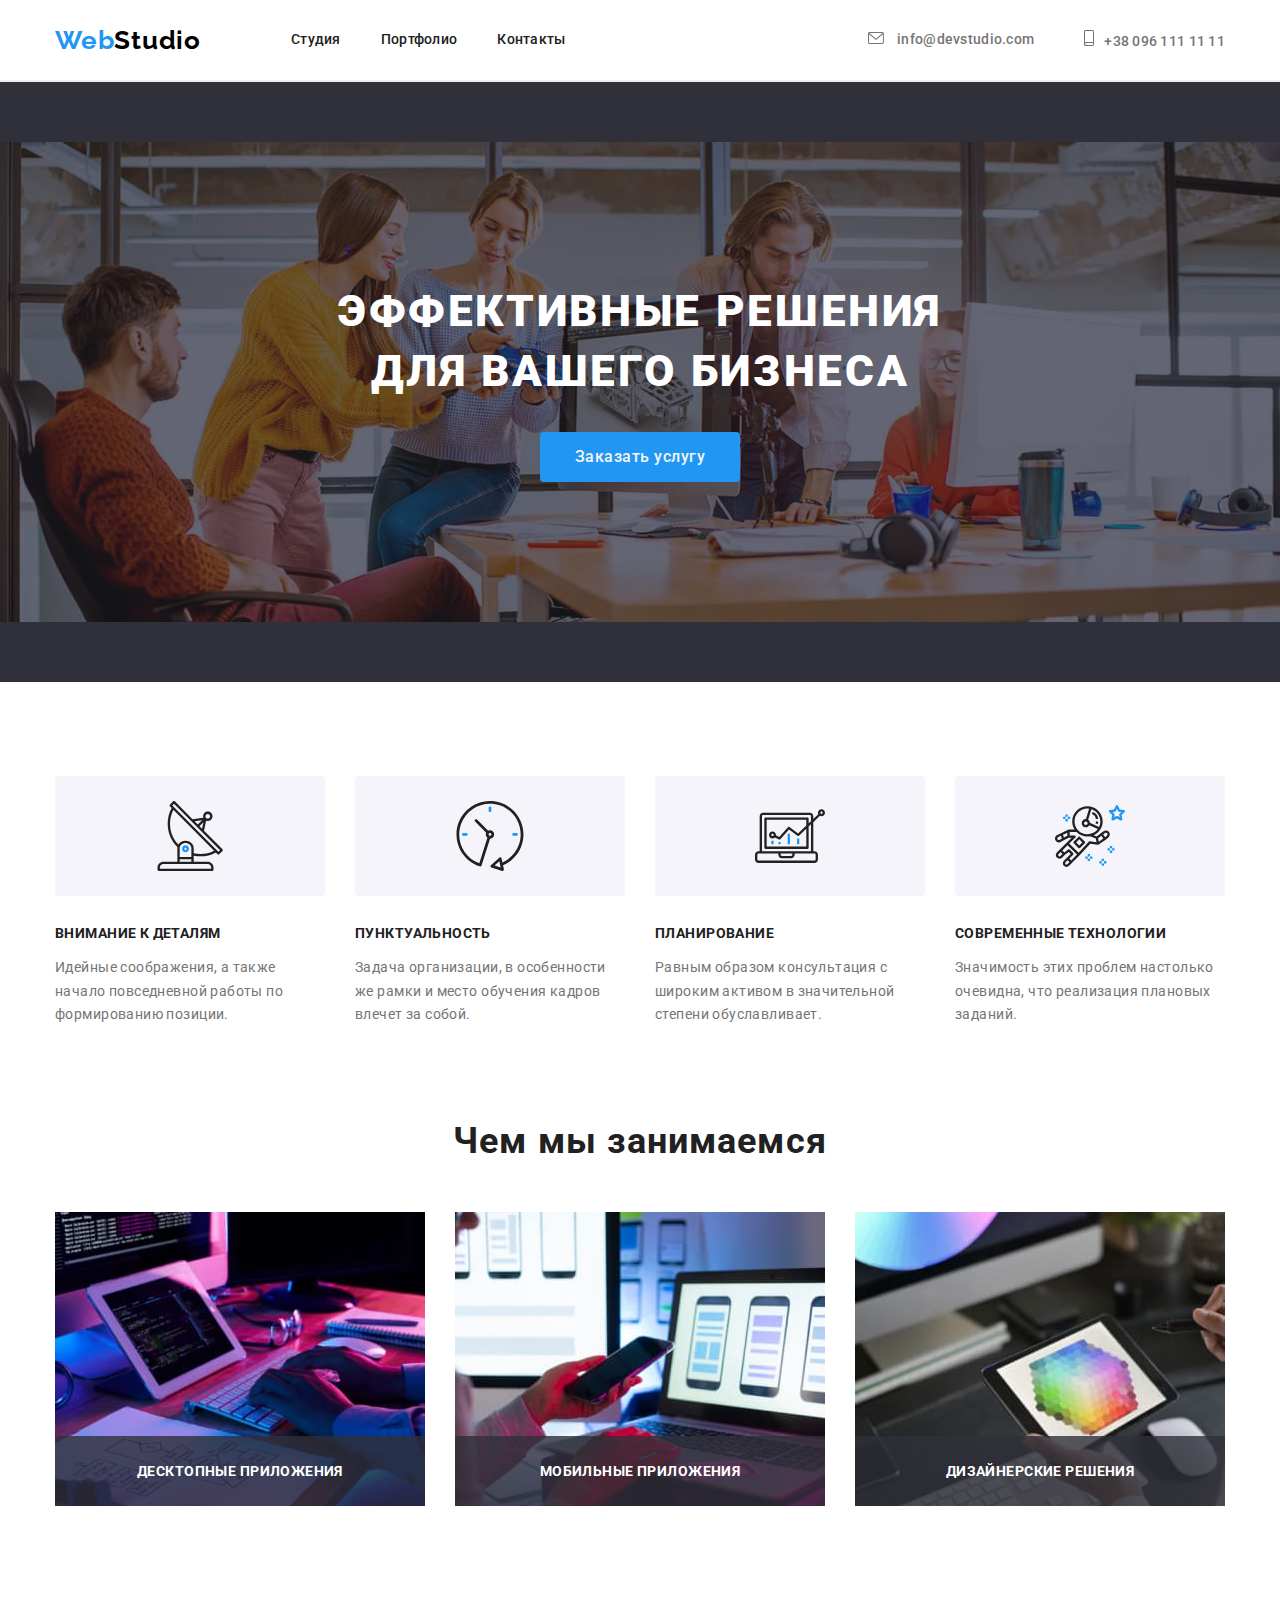
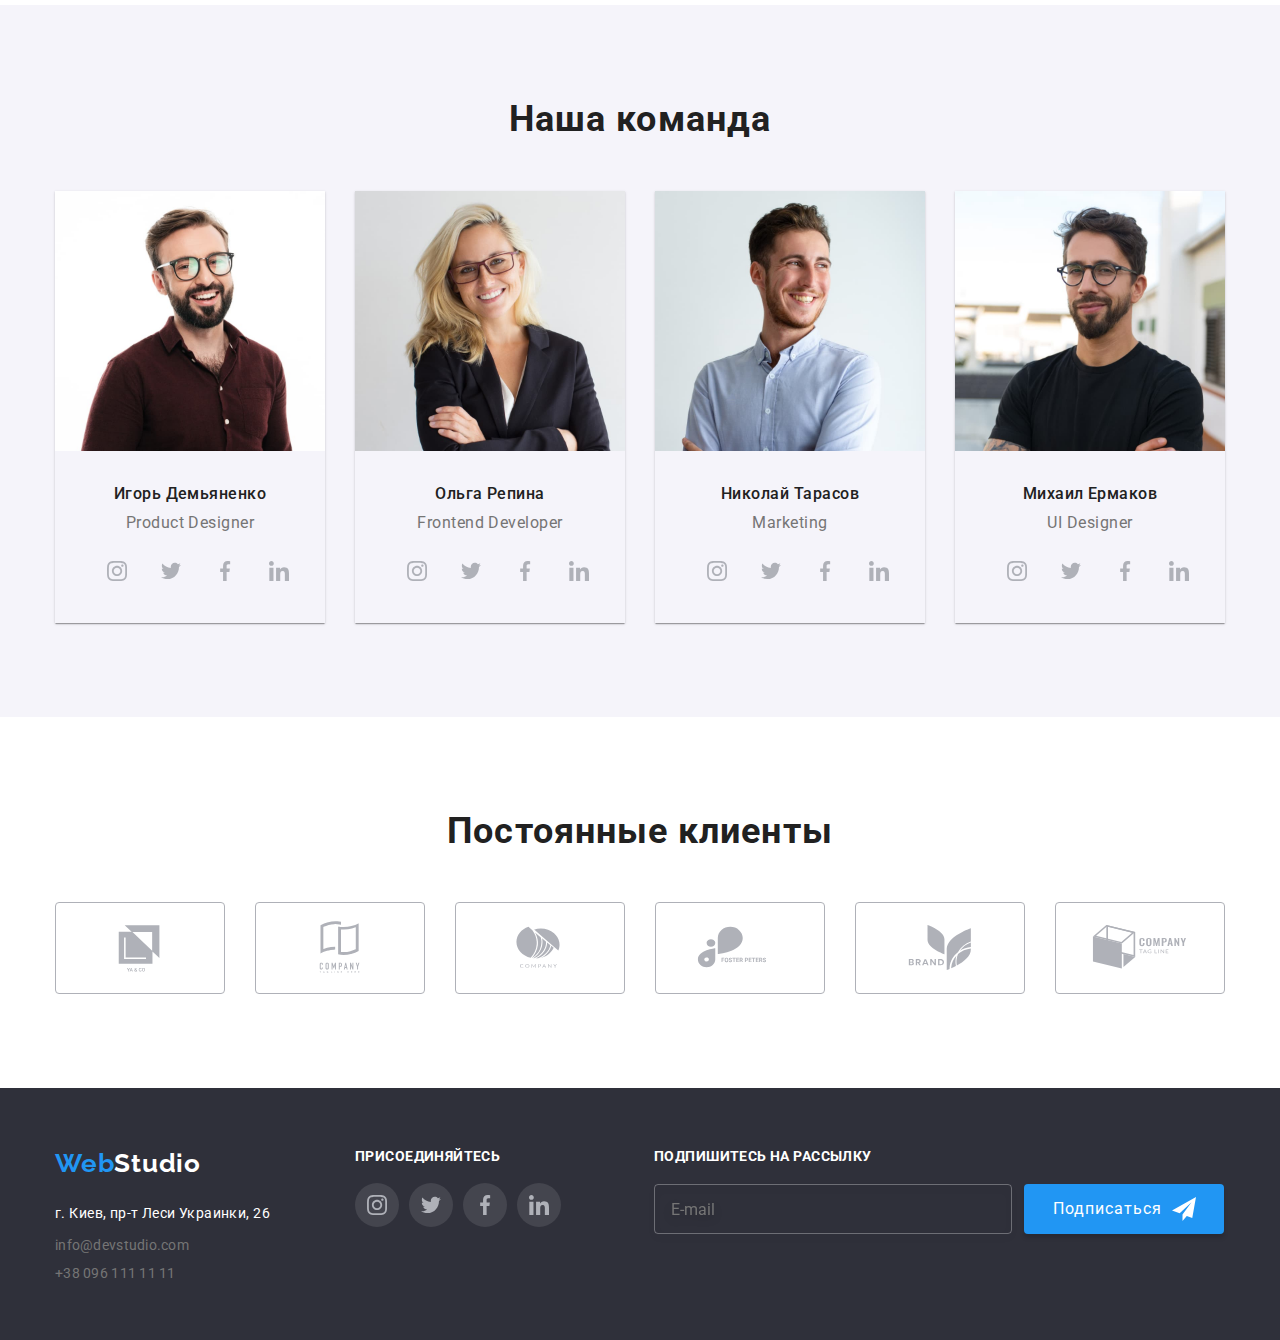
<file: index.html>
<!DOCTYPE html>
<html lang="ru">
  <head>
    <meta charset="UTF-8" />
    <meta http-equiv="X-UA-Compatible" content="IE=edge" />
    <meta name="viewport" content="width=device-width, initial-scale=1.0" />
    <title>WebStudio</title>
    <link rel="preconnect" href="https://fonts.gstatic.com" />
    <link
      href="https://fonts.googleapis.com/css2?family=Roboto:wght@400;500;700;900&display=swap"
      rel="stylesheet"
    />
    <link
      href="https://fonts.googleapis.com/css2?family=Raleway:wght@700&display=swap"
      rel="stylesheet"
    />
    <link
      rel="stylesheet"
      href="https://cdnjs.cloudflare.com/ajax/libs/modern-normalize/1.0.0/modern-normalize.css"
    />
    <link rel="stylesheet" href="css/styles.css" />
  </head>

  <body>
    <header class="page-header">
      <div class="container">
        <nav class="nav">
          <a href="#" class="link-logo"
            ><span class="logo">Web</span><span class="logo-3">Studio</span></a
          >

          <ul class="site-nav menu-list">
            <li class="menu-item">
              <a href="./index.html" class="link menu-link">Студия</a>
            </li>
            <li class="menu-item">
              <a href="./portfolio.html" class="link menu-link">Портфолио</a>
            </li>
            <li class="menu-item">
              <a href="./index.html" class="link menu-link">Контакты</a>
            </li>
          </ul>
        </nav>
        <ul class="cont-nav cont-list">
          <li class="cont-item">
            <a href="mailto:info@devstudio.com" class="link"
              ><svg class="cont-icon-mail" width="16" height="12">
                <use href="./images/sprite.svg#icon-envelope"></use>
              </svg>
              info@devstudio.com</a
            >
          </li>
          <li class="cont-item">
            <a href="tel:+380961111111" class="link"
              ><svg class="cont-icon-tel" width="10" height="16">
                <use href="./images/sprite.svg#icon-smartphone"></use></svg>+38 096 111 11 11</a
            >
          </li>
        </ul>
      </div>
    </header>

    <main>
      <section class="hero">
        <div class="container">
          <h1 class="hero-title">Эффективные решения для вашего бизнеса</h1>
          <button data-modal-open class="btn-hero" type="button">
            Заказать услугу
          </button>
        </div>
      </section>

      <section class="section">
        <div class="container">
          <div>
            <ul class="features-icons">
              <li class="features-icons-item">
                <a href="#" class="features-icons-link">
                  <svg class="features-icons-svg" height="70" width="70">
                    <use href="./images/sprite.svg#icon-antena"></use>
                  </svg>
                </a>
              </li>

              <li class="features-icons-item">
                <a href="#" class="features-icons-link">
                  <svg class="features-icons-svg" height="70" width="70">
                    <use href="./images/sprite.svg#icon-clock"></use>
                  </svg>
                </a>
              </li>

              <li class="features-icons-item">
                <a href="#" class="features-icons-link">
                  <svg class="features-icons-svg" height="70" width="70">
                    <use href="./images/sprite.svg#icon-diagram"></use>
                  </svg>
                </a>
              </li>

              <li class="features-icons-item">
                <a href="#" class="features-icons-link">
                  <svg class="features-icons-svg" height="70" width="70">
                    <use href="./images/sprite.svg#icon-astronaut"></use>
                  </svg>
                </a>
              </li>
            </ul>
          </div>

          <ul class="features-item">
            <li class="inside-item">
              <h3 class="features-list">Внимание к деталям</h3>
              <p class="features">
                Идейные соображения, а также начало повседневной работы по
                формированию позиции.
              </p>
            </li>

            <li class="inside-item">
              <h3 class="features-list">Пунктуальность</h3>
              <p class="features">
                Задача организации, в особенности же рамки и место обучения
                кадров влечет за собой.
              </p>
            </li>
            <li class="inside-item">
              <h3 class="features-list">Планирование</h3>
              <p class="features">
                Равным образом консультация с широким активом в значительной
                степени обуславливает.
              </p>
            </li>
            <li class="inside-item">
              <h3 class="features-list">Современные технологии</h3>
              <p class="features">
                Значимость этих проблем настолько очевидна, что реализация
                плановых заданий.
              </p>
            </li>
          </ul>
        </div>

        <div class="container">
          <h2 class="activity-title">Чем мы занимаемся</h2>
          <ul class="activity-menu">
            <li class="activity-item">
              <img src="./images/box-1.jpg" width="370" height="294" alt="" />
              <p class="title-item">Десктопные приложения</p>
            </li>

            <li class="activity-item">
              <img src="./images/box-2.jpg" width="370" height="294" alt="" />
              <p class="title-item">Мобильные приложения</p>
            </li>
            <li class="activity-item">
              <img src="./images/box-3.jpg" width="370" height="294" alt="" />
              <p class="title-item">Дизайнерские решения</p>
            </li>
          </ul>
        </div>
      </section>

      <section class="section">
        <div class="container">
          <h2 class="team-title">Наша команда</h2>

          <ul class="team-menu">
            <li class="team-item">
              <img
                src="./images/team/img.jpg"
                width="270"
                height="260"
                alt="Игорь Демьяненко"
              />
              <h3 class="team">Игорь Демьяненко</h3>
              <p class="position" lang="en">Product Designer</p>

              <!-- social-icons -->

              <ul class="social-icons">
                <li class="social-icons-item">
                  <a
                    href=""
                    rel="noopener noreferrer"
                    class="social-icons-link"
                  >
                    <svg class="social-icons-svg" height="20" width="20">
                      <use href="./images/sprite.svg#icon-instagram"></use>
                    </svg>
                  </a>
                </li>

                <li class="social-icons-item">
                  <a
                    href=""
                    rel="noopener noreferrer"
                    class="social-icons-link"
                  >
                    <svg class="social-icons-svg" height="20" width="20">
                      <use href="./images/sprite.svg#icon-twitter"></use>
                    </svg>
                  </a>
                </li>

                <li class="social-icons-item">
                  <a
                    href=""
                    rel="noopener noreferrer"
                    class="social-icons-link"
                  >
                    <svg class="social-icons-svg" height="20" width="20">
                      <use href="./images/sprite.svg#icon-facebook"></use>
                    </svg>
                  </a>
                </li>

                <li class="social-icons-item">
                  <a
                    href=""
                    rel="noopener noreferrer"
                    class="social-icons-link"
                  >
                    <svg class="social-icons-svg" height="20" width="20">
                      <use href="./images/sprite.svg#icon-linkedin"></use>
                    </svg>
                  </a>
                </li>
              </ul>
            </li>
            <li class="team-item">
              <img
                src="./images/team/img-1.jpg"
                width="270"
                height="260"
                alt="Ольга Репина"
              />
              <h3 class="team">Ольга Репина</h3>
              <p class="position" lang="en">Frontend Developer</p>

              <ul class="social-icons">
                <li class="social-icons-item">
                  <a
                    href=""
                    rel="noopener noreferrer"
                    class="social-icons-link"
                  >
                    <svg class="social-icons-svg" height="20" width="20">
                      <use href="./images/sprite.svg#icon-instagram"></use>
                    </svg>
                  </a>
                </li>

                <li class="social-icons-item">
                  <a
                    href=""
                    rel="noopener noreferrer"
                    class="social-icons-link"
                  >
                    <svg class="social-icons-svg" height="20" width="20">
                      <use href="./images/sprite.svg#icon-twitter"></use>
                    </svg>
                  </a>
                </li>

                <li class="social-icons-item">
                  <a
                    href=""
                    rel="noopener noreferrer"
                    class="social-icons-link"
                  >
                    <svg class="social-icons-svg" height="20" width="20">
                      <use href="./images/sprite.svg#icon-facebook"></use>
                    </svg>
                  </a>
                </li>

                <li class="social-icons-item">
                  <a
                    href=""
                    rel="noopener noreferrer"
                    class="social-icons-link"
                  >
                    <svg class="social-icons-svg" height="20" width="20">
                      <use href="./images/sprite.svg#icon-linkedin"></use>
                    </svg>
                  </a>
                </li>
              </ul>
            </li>
            <li class="team-item">
              <img
                src="./images/team/img-2.jpg"
                width="270"
                height="260"
                alt="Николай Тарасов"
              />
              <h3 class="team">Николай Тарасов</h3>
              <p class="position" lang="en">Marketing</p>

              <ul class="social-icons">
                <li class="social-icons-item">
                  <a
                    href=""
                    rel="noopener noreferrer"
                    class="social-icons-link"
                  >
                    <svg class="social-icons-svg" height="20" width="20">
                      <use href="./images/sprite.svg#icon-instagram"></use>
                    </svg>
                  </a>
                </li>

                <li class="social-icons-item">
                  <a
                    href=""
                    rel="noopener noreferrer"
                    class="social-icons-link"
                  >
                    <svg class="social-icons-svg" height="20" width="20">
                      <use href="./images/sprite.svg#icon-twitter"></use>
                    </svg>
                  </a>
                </li>

                <li class="social-icons-item">
                  <a
                    href=""
                    rel="noopener noreferrer"
                    class="social-icons-link"
                  >
                    <svg class="social-icons-svg" height="20" width="20">
                      <use href="./images/sprite.svg#icon-facebook"></use>
                    </svg>
                  </a>
                </li>

                <li class="social-icons-item">
                  <a
                    href=""
                    rel="noopener noreferrer"
                    class="social-icons-link"
                  >
                    <svg class="social-icons-svg" height="20" width="20">
                      <use href="./images/sprite.svg#icon-linkedin"></use>
                    </svg>
                  </a>
                </li>
              </ul>
            </li>
            <li class="team-item">
              <img
                src="./images/team/img-3.jpg"
                width="270"
                height="260"
                alt="Михаил Ермаков"
              />
              <h3 class="team">Михаил Ермаков</h3>
              <p class="position" lang="en">UI Designer</p>

              <ul class="social-icons">
                <li class="social-icons-item">
                  <a
                    href=""
                    rel="noopener noreferrer"
                    class="social-icons-link"
                  >
                    <svg class="social-icons-svg" height="20" width="20">
                      <use href="./images/sprite.svg#icon-instagram"></use>
                    </svg>
                  </a>
                </li>

                <li class="social-icons-item">
                  <a
                    href=""
                    rel="noopener noreferrer"
                    class="social-icons-link"
                  >
                    <svg class="social-icons-svg" height="20" width="20">
                      <use href="./images/sprite.svg#icon-twitter"></use>
                    </svg>
                  </a>
                </li>

                <li class="social-icons-item">
                  <a
                    href=""
                    rel="noopener noreferrer"
                    class="social-icons-link"
                  >
                    <svg class="social-icons-svg" height="20" width="20">
                      <use href="./images/sprite.svg#icon-facebook"></use>
                    </svg>
                  </a>
                </li>

                <li class="social-icons-item">
                  <a
                    href=""
                    rel="noopener noreferrer"
                    class="social-icons-link"
                  >
                    <svg class="social-icons-svg" height="20" width="20">
                      <use href="./images/sprite.svg#icon-linkedin"></use>
                    </svg>
                  </a>
                </li>
              </ul>
            </li>
          </ul>
        </div>
      </section>

      <section class="section">
        <div class="container">
          <h2 class="clients-title">Постоянные клиенты</h2>

          <ul class="clients-icons">
            <li class="clients-icons-item">
              <a href="" rel="noopener noreferrer" class="clients-icons-link">
                <svg class="clients-icons-svg" width="106" height="60">
                  <use href="./images/sprite.svg#icon-logo-1"></use>
                </svg>
              </a>
            </li>

            <li class="clients-icons-item">
              <a href="" rel="noopener noreferrer" class="clients-icons-link">
                <svg class="clients-icons-svg" width="106" height="60">
                  <use href="./images/sprite.svg#icon-logo-2"></use>
                </svg>
              </a>
            </li>

            <li class="clients-icons-item">
              <a href="" rel="noopener noreferrer" class="clients-icons-link">
                <svg class="clients-icons-svg" width="106" height="60">
                  <use href="./images/sprite.svg#icon-logo-3"></use>
                </svg>
              </a>
            </li>

            <li class="clients-icons-item">
              <a href="" rel="noopener noreferrer" class="clients-icons-link">
                <svg class="clients-icons-svg" width="106" height="60">
                  <use href="./images/sprite.svg#icon-logo-4"></use>
                </svg>
              </a>
            </li>

            <li class="clients-icons-item">
              <a href="" rel="noopener noreferrer" class="clients-icons-link">
                <svg class="clients-icons-svg" width="106" height="60">
                  <use href="./images/sprite.svg#icon-logo-5"></use>
                </svg>
              </a>
            </li>

            <li class="clients-icons-item">
              <a href="" rel="noopener noreferrer" class="clients-icons-link">
                <svg class="clients-icons-svg" width="106" height="60">
                  <use href="./images/sprite.svg#icon-logo-6"></use>
                </svg>
              </a>
            </li>
          </ul>
        </div>
      </section>
    </main>

    <footer class="footer">
      <div class="container">
        <div class="footer-content">
          <div>
            <a href="#" class="link-logo"
              ><span class="logo">Web</span
              ><span class="logo-2">Studio</span></a
            >
            <address class="address-position">
              <ul class="ft-address">
                <li class="address-list">
                  <a
                    href="https://goo.gl/maps/PAx5yMf4TKwDNGJb6"
                    target="_blank"
                    rel="noopener noreferrer"
                    class="address"
                    >г. Киев, пр-т Леси Украинки, 26</a
                  >
                </li>
                <li class="address-list">
                  <a href="mailto:info@devstudio.com" class="ft-link"
                    >info@devstudio.com</a
                  >
                </li>
                <li class="address-list">
                  <a href="tel:+380961111111" class="ft-link"
                    >+38 096 111 11 11</a
                  >
                </li>
              </ul>
            </address>
          </div>

          <div class="footer-social-position">
            <h4 class="footer-title">Присоединяйтесь</h4>

            <ul class="footer-social-icons">
              <li class="footer-social-icons-item">
                <a
                  href=""
                  rel="noopener noreferrer"
                  class="footer-social-icons-link"
                >
                  <svg class="social-icons-svg" height="20" width="20">
                    <use href="./images/sprite.svg#icon-instagram"></use>
                  </svg>
                </a>
              </li>

              <li class="footer-social-icons-item">
                <a
                  href=""
                  rel="noopener noreferrer"
                  class="footer-social-icons-link"
                >
                  <svg class="footer-social-icons-svg" height="20" width="20">
                    <use href="./images/sprite.svg#icon-twitter"></use>
                  </svg>
                </a>
              </li>

              <li class="footer-social-icons-item">
                <a
                  href=""
                  rel="noopener noreferrer"
                  class="footer-social-icons-link"
                >
                  <svg class="footer-social-icons-svg" height="20" width="20">
                    <use href="./images/sprite.svg#icon-facebook"></use>
                  </svg>
                </a>
              </li>

              <li class="footer-social-icons-item">
                <a
                  href=""
                  rel="noopener noreferrer"
                  class="footer-social-icons-link"
                >
                  <svg class="footer-social-icons-svg" height="20" width="20">
                    <use href="./images/sprite.svg#icon-linkedin"></use>
                  </svg>
                </a>
              </li>
            </ul>
          </div>

<!-- form footer -->

          <form class="footer-form">
          <h2 class="footer-title">Подпишитесь на рассылку</h2>
          <div class="footer-label">
            <label for="footer-form"></label>
            <div class="form-position">
              <input
                class="footer-input"
                type="email"
                id="footer-form"
                name="email"
                placeholder="E-mail"
                required
              />
              <div class="btn-footer-wrapper">
                <button type="submit" class="btn-footer btn-footer-text">
                  Подписаться
                  <svg class="icon-send" width="24px" height="24px">
                    <use href="./images/sprite.svg#send"></use>
                  </svg>
                </button>
              </div>
            </div>
          </div>
        </form>

        </div>
      </div>

</footer>

    <!-- modal -->

    <div class="backdrop is-hidden" data-modal>
      <div class="modal">
        <button class="close-btn" data-modal-close>
              <svg width="11px" height="11px">
                <use href="./images/sprite.svg#close"></use>
              </svg>
            </button>
      <div class="modal-item">

        <h2 class="modal-title">
          Оставьте свои данные, мы вам перезвоним
        </h2>

        <form class="modal-form">
          
          <div class="form-field">
              <label class="form-label" for="name">Имя</label>
              <input class="form-input" type="text" name="name" id="name" autofocus required minlength="2" maxlength="15"/>
              <svg class="form-svg" width="18px" height="18px">
              <use href="./images/sprite.svg#user-icon"></use>
               </svg>
          </div>
              
          
          <div class="form-field">
              <label class="form-label" for="tel">Телефон</label>
              <input class="form-input" type="text" name="tel" id="tel"  required  minlength="10" maxlength="10"/>
              <svg class="form-svg" width="18px" height="18px">
              <use href="./images/sprite.svg#tel-icon"></use>
               </svg>
          </div>
        
          <div class="form-field">
              <label class="form-label" for="tel">Почта</label>
              <input  class="form-input" type="email" name="email" id="email" required minlength="2" maxlength="15"/>
              <svg class="form-svg" width="18px" height="18px">
              <use href="./images/sprite.svg#mail-icon"></use>
               </svg>
          </div>

          <div class="form-field">
                  <label for="comment" class="form-label">Комментарий</label>
                  <textarea placeholder="Введите текст" class="form-comment" name="comment" id="comment"></textarea>
          </div>
          
<!-- checkbox -->

          <label for="conditions" class="checkbox">
                  <span class="checkbox-position">
                    <input class="checkbox-custom" type="checkbox" name="conditions" value="conditions submitted" id="conditions" required/>
                    <svg class="checkbox-custom-icon" width="16px" height="15px">
                      <use href="./images/sprite.svg#checked"></use>
                    </svg>
                  </span>
                  <span class="agreement-conditions-text">Соглашаюсь с рассылкой и принимаю
                    <span class="agreement-conditions-link">
                    <a href="#">Условия договора</a>
                    </span>
                  </span>
                </label>
                
        <button class="btn-submit" type="submit">Отправить</button>
              


        </form>
      </div>
</div>
</div>
    <!-- modal js -->
    <script src="./js/modal.js"></script>
  </body>
</html>
</file>
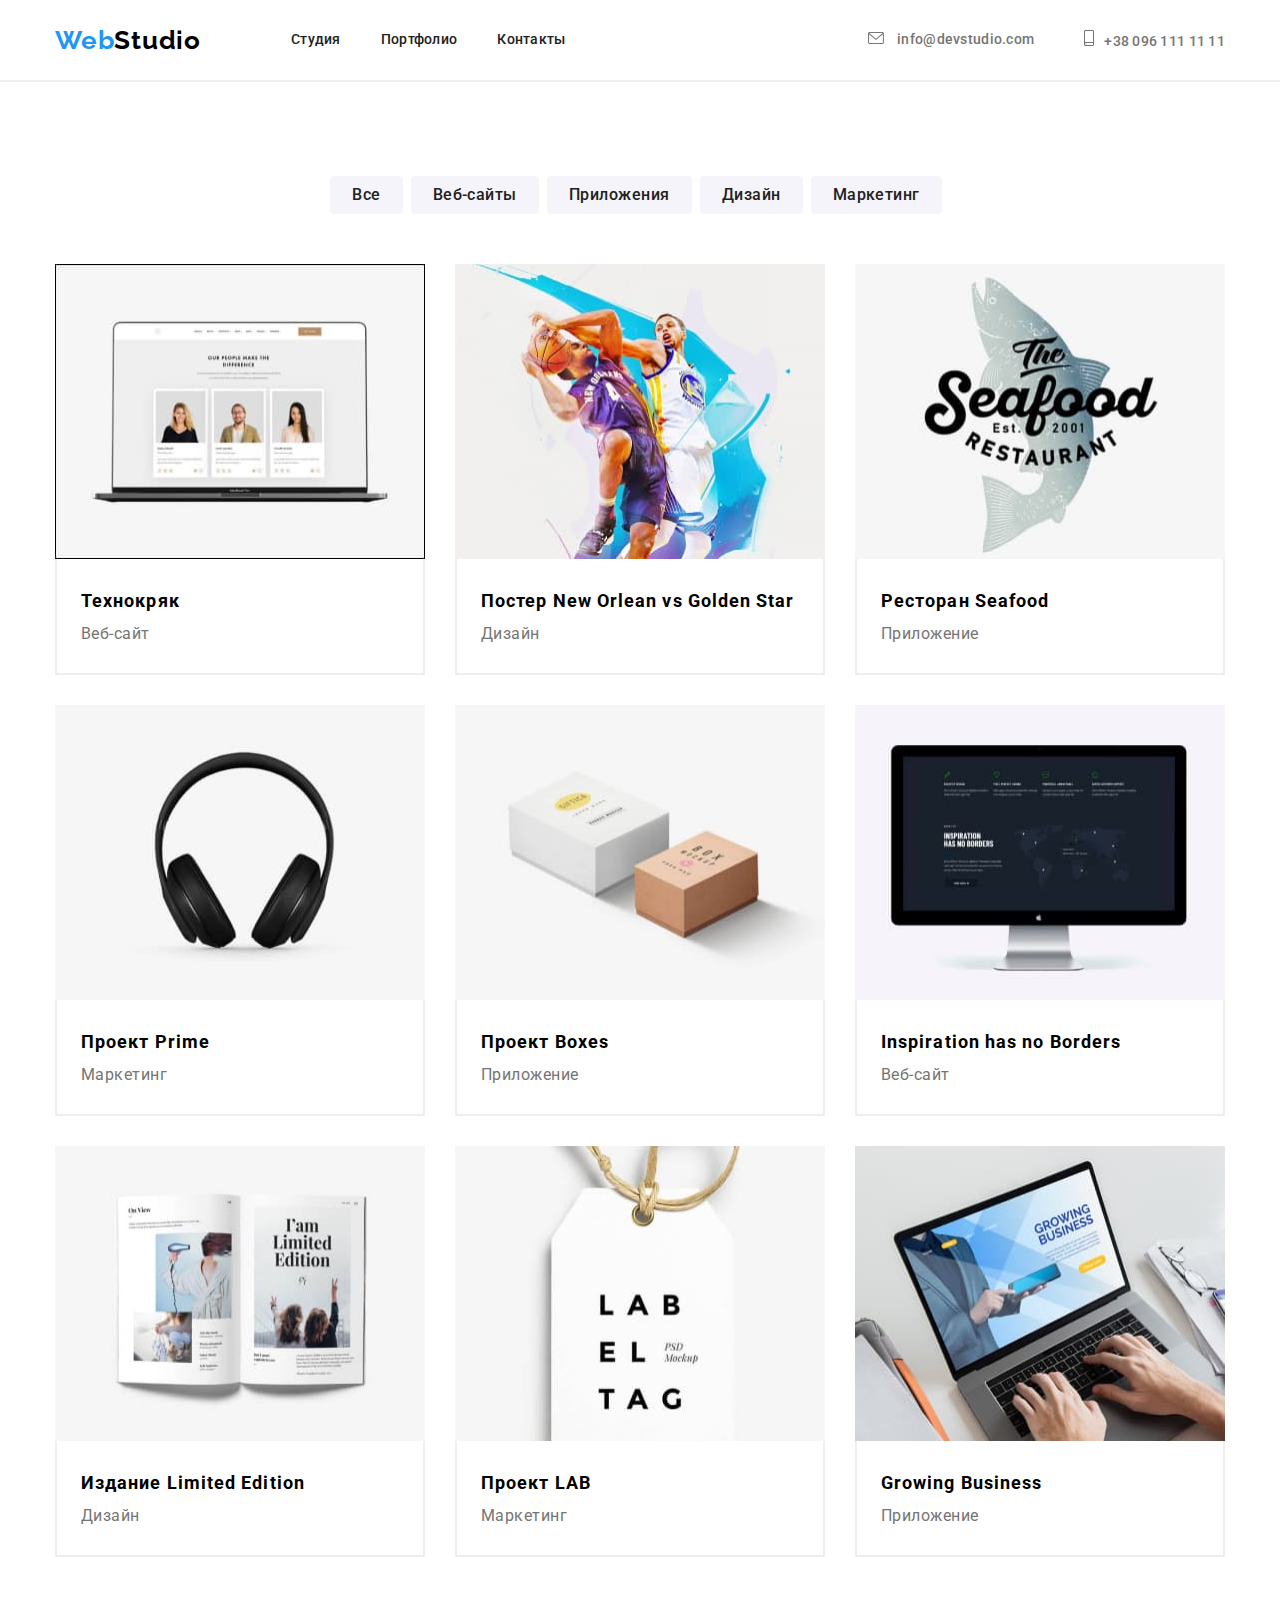
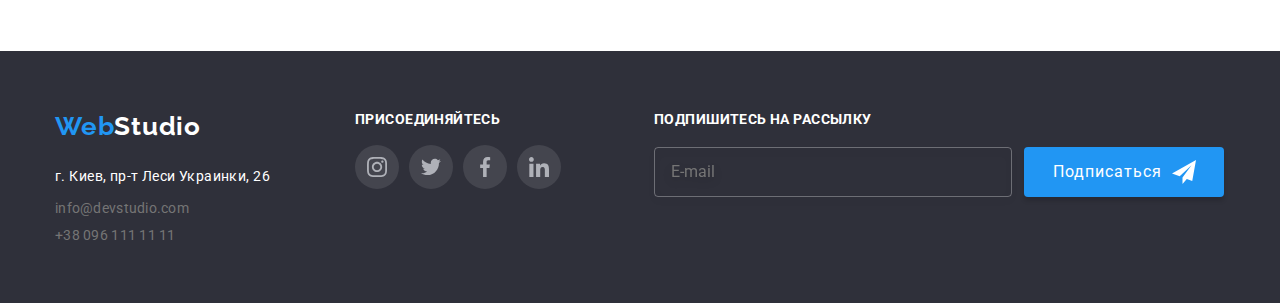
<file: portfolio.html>
<!DOCTYPE html>
<html lang="ru">
  <head>
    <meta charset="UTF-8" />
    <meta http-equiv="X-UA-Compatible" content="IE=edge" />
    <meta name="viewport" content="width=device-width, initial-scale=1.0" />
    <title>Portfolio</title>
    <link rel="preconnect" href="https://fonts.gstatic.com" />
    <link
      href="https://fonts.googleapis.com/css2?family=Roboto:wght@400;500;700;900&display=swap"
      rel="stylesheet"
    />
    <link
      href="https://fonts.googleapis.com/css2?family=Raleway:wght@700&display=swap"
      rel="stylesheet"
    />
    <link
      rel="stylesheet"
      href="https://cdnjs.cloudflare.com/ajax/libs/modern-normalize/1.0.0/modern-normalize.css"
    />
    <link rel="stylesheet" href="./css/styles.css" />
  </head>

  <body>
    <header class="page-header">
      <div class="container">
        <nav class="nav">
          <a href="#" class="link-logo"
            ><span class="logo">Web</span><span class="logo-3">Studio</span></a
          >

          <ul class="site-nav menu-list">
            <li class="menu-item">
              <a href="./index.html" class="link menu-link">Студия</a>
            </li>
            <li class="menu-item">
              <a href="./portfolio.html" class="link menu-link">Портфолио</a>
            </li>
            <li class="menu-item">
              <a href="./index.html" class="link menu-link">Контакты</a>
            </li>
          </ul>
        </nav>
        <ul class="cont-nav cont-list">
          <li class="cont-item">
            <a href="mailto:info@devstudio.com" class="link"
              ><svg class="cont-icon-mail" width="16" height="12">
                <use href="./images/sprite.svg#icon-envelope"></use>
              </svg>
              info@devstudio.com</a
            >
          </li>
          <li class="cont-item">
            <a href="tel:+380961111111" class="link"
              ><svg class="cont-icon-tel" width="10" height="16">
                <use href="./images/sprite.svg#icon-smartphone"></use></svg>+38 096 111 11 11</a>
          </li>
        </ul>
      </div>
    </header>

    <main>
      <section class="section">
        <div class="container">
          <ul class="btn-title">
            <li><button class="btn" type="button">Все</button></li>
            <li><button class="btn" type="button">Веб-сайты</button></li>
            <li><button class="btn" type="button">Приложения</button></li>
            <li><button class="btn" type="button">Дизайн</button></li>
            <li><button class="btn" type="button">Маркетинг</button></li>
          </ul>
        </div>

        <div class="container">
          <ul class="project-box">
            <li class="project-item">
              <img class="img-item"
                src="./images/project/group-1.jpg"
                width="370"
                height="295"
                alt="1"
              />
              <div class="overlay">
                <p class="overlay-item">
                  Технокряк это современная площадка распространения
                  коронавируса. Компании используют эту платформу для цифрового
                  шпионажа и атак на защищённые сервера конкурентов.
                </p>
              </div>
              <div class="project-card">
                <h3 class="title-project">Технокряк</h3>
                <p class="type-project">Веб-сайт</p>
              </div>
            </li>
            <li class="project-item">
              <img class="img-item"
                src="./images/project/project-2.jpg"
                width="370"
                height="295"
                alt="2"
              />

              <div class="overlay">
                <p class="overlay-item">
                  Технокряк это современная площадка распространения
                  коронавируса. Компании используют эту платформу для цифрового
                  шпионажа и атак на защищённые сервера конкурентов.
                </p>
              </div>
              <div class="project-card">
                <h3 class="title-project">Постер New Orlean vs Golden Star</h3>
                <p class="type-project">Дизайн</p>
              </div>
            </li>
            <li class="project-item">
              <img class="img-item"
                src="./images/project/project-3.jpg"
                width="370"
                height="295"
                alt="3"
              />
              <div class="overlay">
                <p class="overlay-item">
                  Технокряк это современная площадка распространения
                  коронавируса. Компании используют эту платформу для цифрового
                  шпионажа и атак на защищённые сервера конкурентов.
                </p>
              </div>
              <div class="project-card">
                <h3 class="title-project">Ресторан Seafood</h3>
                <p class="type-project">Приложение</p>
              </div>
            </li>
            <li class="project-item">
              <img class="img-item"
                src="./images/project/project-4.jpg"
                width="370"
                height="295"
                alt="4"
              />
              <div class="overlay">
                <p class="overlay-item">
                  Технокряк это современная площадка распространения
                  коронавируса. Компании используют эту платформу для цифрового
                  шпионажа и атак на защищённые сервера конкурентов.
                </p>
              </div>
              <div class="project-card">
                <h3 class="title-project">Проект Prime</h3>
                <p class="type-project">Маркетинг</p>
              </div>
            </li>
            <li class="project-item">
              <img class="img-item"
                src="./images/project/project-5.jpg"
                width="370"
                height="295"
                alt="5"
              />
              <div class="overlay">
                <p class="overlay-item">
                  Технокряк это современная площадка распространения
                  коронавируса. Компании используют эту платформу для цифрового
                  шпионажа и атак на защищённые сервера конкурентов.
                </p>
              </div>
              <div class="project-card">
                <h3 class="title-project">Проект Boxes</h3>
                <p class="type-project">Приложение</p>
              </div>
            </li>
            <li class="project-item">
              <img class="img-item"
                src="./images/project/project-6.jpg"
                width="370"
                height="295"
                alt="6"
              />
              <div class="overlay">
                <p class="overlay-item">
                  Технокряк это современная площадка распространения
                  коронавируса. Компании используют эту платформу для цифрового
                  шпионажа и атак на защищённые сервера конкурентов.
                </p>
              </div>
              <div class="project-card">
                <h3 class="title-project">Inspiration has no Borders</h3>
                <p class="type-project">Веб-сайт</p>
              </div>
            </li>
            <li class="project-item">
              <img class="img-item"
                src="./images/project/project-7.jpg"
                width="370"
                height="295"
                alt="7"
              />
              <div class="overlay">
                <p class="overlay-item">
                  Технокряк это современная площадка распространения
                  коронавируса. Компании используют эту платформу для цифрового
                  шпионажа и атак на защищённые сервера конкурентов.
                </p>
              </div>
              <div class="project-card">
                <h3 class="title-project">Издание Limited Edition</h3>
                <p class="type-project">Дизайн</p>
              </div>
            </li>
            <li class="project-item">
              <img class="img-item"
                src="./images/project/project-8.jpg"
                width="370"
                height="295"
                alt="8"
              />
              <div class="overlay">
                <p class="overlay-item">
                  Технокряк это современная площадка распространения
                  коронавируса. Компании используют эту платформу для цифрового
                  шпионажа и атак на защищённые сервера конкурентов.
                </p>
              </div>
              <div class="project-card">
                <h3 class="title-project">Проект LAB</h3>
                <p class="type-project">Маркетинг</p>
              </div>
            </li>
            <li class="project-item">
              <img class="img-item"
                src="./images/project/project-9.jpg"
                width="370"
                height="295"
                alt="9"
              />
              <div class="overlay">
                <p class="overlay-item">
                  Технокряк это современная площадка распространения
                  коронавируса. Компании используют эту платформу для цифрового
                  шпионажа и атак на защищённые сервера конкурентов.
                </p>
              </div>
              <div class="project-card">
                <h3 class="title-project">Growing Business</h3>
                <p class="type-project">Приложение</p>
              </div>
            </li>
          </ul>
        </div>
      </section>
    </main>

    <footer class="footer">
      <div class="container">
        <div class="footer-content">
          <div>
            <a href="#" class="link-logo"
              ><span class="logo">Web</span
              ><span class="logo-2">Studio</span></a
            >
            <address class="address-position">
              <ul class="ft-address">
                <li class="address-list">
                  <a
                    href="https://goo.gl/maps/PAx5yMf4TKwDNGJb6"
                    target="_blank"
                    rel="noopener noreferrer"
                    class="address"
                    >г. Киев, пр-т Леси Украинки, 26</a
                  >
                </li>
                <li class="address-list">
                  <a href="mailto:info@devstudio.com" class="ft-link"
                    >info@devstudio.com</a
                  >
                </li>
                <li class="address-list">
                  <a href="tel:+380961111111" class="ft-link"
                    >+38 096 111 11 11</a
                  >
                </li>
              </ul>
            </address>
          </div>

          <div class="footer-social-position">
            <h4 class="footer-title">Присоединяйтесь</h4>

            <ul class="footer-social-icons">
              <li class="footer-social-icons-item">
                <a
                  href=""
                  rel="noopener noreferrer"
                  class="footer-social-icons-link"
                >
                  <svg class="social-icons-svg" height="20" width="20">
                    <use href="./images/sprite.svg#icon-instagram"></use>
                  </svg>
                </a>
              </li>

              <li class="footer-social-icons-item">
                <a
                  href=""
                  rel="noopener noreferrer"
                  class="footer-social-icons-link"
                >
                  <svg class="footer-social-icons-svg" height="20" width="20">
                    <use href="./images/sprite.svg#icon-twitter"></use>
                  </svg>
                </a>
              </li>

              <li class="footer-social-icons-item">
                <a
                  href=""
                  rel="noopener noreferrer"
                  class="footer-social-icons-link"
                >
                  <svg class="footer-social-icons-svg" height="20" width="20">
                    <use href="./images/sprite.svg#icon-facebook"></use>
                  </svg>
                </a>
              </li>

              <li class="footer-social-icons-item">
                <a
                  href=""
                  rel="noopener noreferrer"
                  class="footer-social-icons-link"
                >
                  <svg class="footer-social-icons-svg" height="20" width="20">
                    <use href="./images/sprite.svg#icon-linkedin"></use>
                  </svg>
                </a>
              </li>
            </ul>
          </div>

<!-- form footer -->

          <form class="footer-form">
          <h2 class="footer-title">Подпишитесь на рассылку</h2>
          <div class="footer-label">
            <label for="footer-form"></label>
            <div class="form-position">
              <input
                class="footer-input"
                type="email"
                id="footer-form"
                name="email"
                placeholder="E-mail"
                required
              />
              <div class="btn-footer-wrapper">
                <button type="submit" class="btn-footer btn-footer-text">
                  Подписаться
                  <svg class="icon-send" width="24px" height="24px">
                    <use href="./images/sprite.svg#send"></use>
                  </svg>
                </button>
              </div>
            </div>
          </div>
        </form>

        </div>
      </div>

</footer>
  </body>
</html>
</file>
<file: css/styles.css>
:root {
  --focus-cl: #2196f3;
  --main-title-cl: #212121;
  --title-cl: #757575;
  --logo-cl: black;
  --logo-footer-cl: #ffffff;
  --bg-footer-cl: #2f303a;
  --button-cl: #f5f4fa;
  --icon-cl: #afb1b8;
  --border-cl: #eeeeee;

  --title-font: "Roboto", sans-serif;
  --logo-font: "Raleway", sans-serif;
}

/* General styles */

.project-section {
  padding-top: 94px;
  padding-bottom: 94px;
}

body {
  background-color: var(--logo-footer-cl);
  font-family: var(--title-font);
}

ul {
  list-style: none;
}

.container {
  width: 1200px;
  padding-left: 15px;
  padding-right: 15px;
  margin-left: auto;
  margin-right: auto;
}

.section {
  padding-top: 94px;
  padding-bottom: 94px;
}

.section:nth-child(3n) {
  padding-top: 94px;
  padding-bottom: 94px;
  background-color: var(--button-cl);
}

/* logo */

.link-logo {
  text-decoration: none;
  font-style: normal;
}

.logo {
  color: var(--focus-cl);
  font-family: var(--logo-font);

  font-weight: bold;
  font-size: 26px;
  line-height: 1.19;
  letter-spacing: 0.03em;
}
.logo-2 {
  color: var(--logo-footer-cl);
  font-family: var(--logo-font);

  font-weight: bold;
  font-size: 26px;
  line-height: 1.19;
  letter-spacing: 0.03em;
}
.logo-3 {
  color: var(--logo-cl);
  font-family: var(--logo-font);
  margin-right: 90px;

  font-weight: bold;
  font-size: 26px;
  line-height: 1.19;
  letter-spacing: 0.03em;
}

/* site-nav */

.menu-list {
  list-style: none;
  margin: 0;
  padding-left: 0;
  display: inline-flex;
}

.menu-item:not(:last-child) {
  margin-right: 40px;
}

.cont-list {
  list-style: none;
  margin: 0;
  padding-left: 0;
  display: inline-flex;
  margin-left: auto;
  align-items: center;
}
.cont-item:not(:first-child) {
  margin-left: 50px;
}

.page-header {
  border-bottom: 2px solid var(--border-cl);
}
.page-header .container {
  display: flex;
  align-items: center;
}

.link {
  text-decoration: none;
  font-style: normal;
  display: block;
  position: relative;
}
.menu-link::after {
  content: "";
  display: block;
  position: absolute;

  bottom: -2px;
  border-radius: 2px;
  height: 4px;
  background-color: var(--focus-cl);
  width: 100%;
  opacity: 0;

  transition-property: opacity;
  transition-duration: 250ms;
  transition-timing-function: cubic-bezier(0.4, 0, 0.2, 1);
}

.menu-link:hover::after,
.menu-link:focus::after {
  opacity: 1;
}

.nav {
  display: flex;
  margin-right: auto;
  align-items: center;
}
.site-nav .link {
  padding-top: 32px;
  padding-bottom: 32px;
  font-family: var(--title-font);
  font-weight: 500;
  font-size: 14px;
  line-height: 1.14;
  letter-spacing: 0.02em;

  color: var(--main-title-cl);

  transition-property: color;
  transition-duration: 250ms;
  transition-timing-function: cubic-bezier(0.4, 0, 0.2, 1);
}
.site-nav .link:hover,
.site-nav .link:focus {
  color: var(--focus-cl);
}

.cont-nav .link {
  font-family: var(--title-font);
  font-weight: 500;
  font-size: 14px;
  line-height: 1.14;
  letter-spacing: 0.02em;

  color: var(--title-cl);

  transition-property: color;
  transition-duration: 250ms;
  transition-timing-function: cubic-bezier(0.4, 0, 0.2, 1);
}
.cont-nav .link:hover,
.cont-nav .link:focus {
  color: var(--focus-cl);
}

.cont-nav .link:hover .cont-icon-mail {
  fill: currentColor;
}

.cont-nav .link:hover .cont-icon-tel {
  fill: currentColor;
}
.address {
  font-family: var(--title-font);
  text-decoration: none;
  font-style: normal;
  font-size: 14px;
  line-height: 2;
  letter-spacing: 0.03em;
  color: var(--logo-footer-cl);
  margin-right: 0px;
  display: block;
}

/* contacts icons */

.cont-icon-tel {
  margin-right: 10px;
  background-repeat: no-repeat;
  background-position: center;
  fill: var(--title-cl);
  align-items: center;

  transition-property: fill;
  transition-duration: 250ms;
  transition-timing-function: cubic-bezier(0.4, 0, 0.2, 1);
}

.cont-icon-mail {
  margin-right: 10px;
  background-repeat: no-repeat;
  background-position: center;
  fill: var(--title-cl);
  align-items: baseline;

  transition-property: fill;
  transition-duration: 250ms;
  transition-timing-function: cubic-bezier(0.4, 0, 0.2, 1);
}

.cont-icon-mail:hover,
.cont-icon-tel:hover {
  fill: currentColor;
}

/*hero section*/

.hero {
  text-align: center;
  padding-top: 200px;
  padding-bottom: 200px;
  background-color: var(--bg-footer-cl);
  background-image: linear-gradient(
      45deg,
      rgba(47, 48, 58, 0.4),
      rgba(47, 48, 58, 0.4),
      rgba(47, 48, 58, 0.4),
      rgba(47, 48, 58, 0.4),
      rgba(47, 48, 58, 0.4),
      rgba(47, 48, 58, 0.4)
    ),
    url(../images/background.jpg);

  background-repeat: no-repeat;
  background-position: center;
  background-size: contain;
  max-width: 1600px;
  margin-left: auto;
  margin-right: auto;
}

.hero-title {
  margin-top: 0px;
  margin-bottom: 0px;
  margin-left: auto;
  margin-right: auto;
  padding-bottom: 30px;
  max-width: 696px;
  font-family: var(--title-font);
  font-style: normal;
  font-weight: 900;
  font-size: 44px;
  line-height: 1.36;

  letter-spacing: 0.06em;
  text-transform: uppercase;
  color: var(--logo-footer-cl);
}
.btn-hero {
  width: 200px;
  height: 50px;
  padding: 10px 32px;
  border-radius: 4px;
  border: none;
  font-family: var(--title-font);
  font-weight: 500;
  font-size: 16px;
  line-height: 1.62;
  text-align: center;
  letter-spacing: 0.03em;
  background-color: var(--focus-cl);
  color: var(--button-cl);
  cursor: pointer;

  transition-property: background-color;
  transition-duration: 250ms;
  transition-timing-function: cubic-bezier(0.4, 0, 0.2, 1);
}

.btn-hero:hover,
.btn-hero:focus {
  background-color: var(--logo-footer-cl);
  color: var(--focus-cl);
}

/* features icons */

.features-icons-svg {
  background-repeat: no-repeat;
  background-position: center;
}

.features-icons-link {
  display: flex;
  align-items: center;
  justify-content: center;
  width: 270px;
  height: 120px;
  border-radius: 4px;
  background-color: var(--button-cl);
  color: var(--icon-cl);
  border: solid 1px var(--button-cl);
  margin-bottom: 30px;
}

.features-icons-item:not(:last-child) {
  margin-right: 30px;
}

.features-icons {
  margin: 0px;
  display: inline-flex;
  align-items: center;
  justify-content: center;
  padding-left: 0px;
}

/* features section */
.features-list {
  margin-top: 0;

  font-family: var(--title-font);
  font-style: normal;
  font-weight: bold;
  font-size: 14px;
  line-height: 1.14;
  letter-spacing: 0.03em;
  text-transform: uppercase;

  color: var(--main-title-cl);
}
.features {
  margin: 0px;

  font-family: var(--title-font);
  font-style: normal;
  font-weight: normal;
  font-size: 14px;
  line-height: 1.71;
  letter-spacing: 0.03em;

  color: var(--title-cl);
}

.features-item {
  display: flex;
  margin: 0px;
  padding: 0px;
}

.inside-item {
  margin-top: 0px;
  align-items: center;
  width: 270px;
  height: 101px;
}

.inside-item:not(:last-child) {
  margin-right: 30px;
}

/* activity section */

.activity-title {
  margin: 0px;
  padding-top: 94px;
  padding-bottom: 50px;

  font-family: var(--title-font);
  font-style: normal;
  font-weight: bold;
  font-size: 36px;
  line-height: 1.16;
  text-align: center;
  letter-spacing: 0.03em;

  color: var(--main-title-cl);
}

.activity-menu {
  display: flex;
  justify-content: space-between;
  position: relative;

  margin-top: 0;
  padding-left: 0;
  margin-bottom: 0px;
}

.title-item {
  position: absolute;
  top: 224px;

  width: 370px;
  height: 70px;
  background-color: rgba(47, 48, 58, 0.8);

  display: flex;
  justify-content: center;
  align-items: center;

  padding: 27px;
  margin: 0;

  font-weight: bold;
  font-size: 14px;
  line-height: 16px;
  text-align: center;
  letter-spacing: 0.03em;
  text-transform: uppercase;

  color: #ffffff;
}

/* team section */

.team-title {
  margin: 0px;
  padding-bottom: 50px;

  font-family: var(--title-font);
  font-style: normal;
  font-weight: bold;
  font-size: 36px;
  line-height: 1.16;
  text-align: center;
  letter-spacing: 0.03em;

  color: var(--main-title-cl);
}
.team {
  padding-top: 30px;
  padding-bottom: 10px;
  margin: 0px;
  font-family: var(--title-font);

  font-weight: 500;
  font-size: 16px;
  line-height: 1.18;

  text-align: center;
  letter-spacing: 0.03em;

  color: var(--main-title-cl);
}

.team-menu {
  display: flex;
  padding-left: 0px;
  margin-bottom: 0px;
  margin-top: 0px;
}

/* social icons */

.social-icons {
  display: inline-flex;
}

.social-icons-link {
  display: flex;
  align-items: center;
  justify-content: center;
  width: 44px;
  height: 44px;
  border-radius: 50%;
  fill: var(--icon-cl);

  transition-property: fill, background-color;
  transition-duration: 250ms;
  transition-timing-function: cubic-bezier(0.4, 0, 0.2, 1);
}

.social-icons-link:hover,
.social-icons-link:focus {
  background-color: var(--focus-cl);
  fill: var(--button-cl);
}

.social-icons-item:not(:last-child) {
  margin-right: 10px;
}

.social-icons-item {
  padding-bottom: 30px;
}

.team-item {
  width: calc((100% - 90px) / 4);
  box-shadow: 0px 2px 1px -1px rgba(0, 0, 0, 0.2),
    0px 1px 1px 0px rgba(0, 0, 0, 0.14), 0px 1px 3px 0px rgba(0, 0, 0, 0.12);
}
.team-item:not(:last-child) {
  margin-right: 30px;
}

.position {
  margin: 0px;
  padding-bottom: 16px;
  font-family: Roboto;
  font-size: 16px;
  line-height: 1.18;

  text-align: center;
  letter-spacing: 0.03em;

  color: var(--title-cl);
}
/* clients icons */

.clients-title {
  margin: 0px;
  padding-bottom: 50px;

  font-family: var(--title-font);
  font-style: normal;
  font-weight: bold;
  font-size: 36px;
  line-height: 1.16;
  text-align: center;
  letter-spacing: 0.03em;

  color: var(--main-title-cl);
}

.clients-icons {
  margin: 0px;
  display: inline-flex;
  align-items: center;
  justify-content: center;
  padding-left: 0px;
}

.clients-icons-link {
  display: flex;
  align-items: center;
  justify-content: center;
  width: 170px;
  height: 92px;
  border-radius: 4px;
  color: var(--icon-cl);
  border: solid 1px var(--icon-cl);
  fill: var(--icon-cl);

  transition-property: fill, border-color;
  transition-duration: 250ms;
  transition-timing-function: cubic-bezier(0.4, 0, 0.2, 1);
}

.clients-icons-item:not(:last-child) {
  margin-right: 30px;
}

.clients-icons-svg {
  background-repeat: no-repeat;
  background-position: center;
}

.clients-icons-link:hover,
.clients-icons-link:focus {
  fill: var(--focus-cl);
  border-color: var(--focus-cl);
}

/* portfolio */
.btn {
  padding: 6px 22px;
  border-radius: 4px;
  border: 0px;
  font-family: var(--title-font);
  font-weight: 500;
  font-size: 16px;
  line-height: 1.62;
  text-align: center;
  letter-spacing: 0.03em;
  background-color: var(--button-cl);
  color: var(--main-title-cl);
  cursor: pointer;
  margin-right: 8px;

  transition-property: background-color, color, box-shadow;
  transition-duration: 250ms;
  transition-timing-function: cubic-bezier(0.4, 0, 0.2, 1);
}

.btn:hover,
.btn:focus {
  background-color: var(--focus-cl);
  color: var(--logo-footer-cl);
  box-shadow: 0px 3px 1px rgba(0, 0, 0, 0.1), 0px 1px 2px rgba(0, 0, 0, 0.08),
    0px 2px 2px rgba(0, 0, 0, 0.12);
}
.btn-title {
  display: flex;
  justify-content: center;
  align-items: center;
  padding-left: 0px;
  margin-top: 0px;
  margin-bottom: 0px;
  padding-bottom: 50px;
}

/* projects */

.project-box {
  display: flex;
  flex-wrap: wrap;
  padding: 0px;
  margin: 0px;
}

.project-item {
  position: relative;
  width: 370px;
  margin-right: 30px;
  margin-bottom: 30px;

  overflow: hidden;

  transition-property: box-shadow;
  transition-duration: 250ms;
  transition-timing-function: cubic-bezier(0.4, 0, 0.2, 1);
}

.project-item .img-item {
  display: block;
}

.project-item:hover {
  box-shadow: 0px 1px 1px rgba(0, 0, 0, 0.12), 0px 4px 4px rgba(0, 0, 0, 0.06),
    1px 4px 6px rgba(0, 0, 0, 0.16);
}

.project-item:nth-child(3n) {
  margin-right: 0px;
}
.project-item:nth-last-child(-n + 3) {
  margin-bottom: 0px;
}

.project-card {
  position: relative;
  background-color: white;
}

.overlay {
  opacity: 0;
  position: absolute;
  top: 0px;
  left: 0px;
  margin: 0;
  padding: 0;
  width: 370px;
  height: 294px;
  background-color: rgba(33, 150, 243, 0.9);

  transition-property: transform, opacity;
  transition-duration: 250ms;
  transition-timing-function: cubic-bezier(0.4, 0, 0.2, 1);

  transform: translateY(140%);
}

.overlay-item {
  margin: 0;
  padding: 63px 24px;

  font-size: 18px;
  line-height: 1.56;
  letter-spacing: 0.03em;

  color: var(--button-cl);
}

.project-item:hover .overlay {
  opacity: 1;
  transform: translateY(0%);
}

.title-project {
  padding-top: 24px;
  padding-bottom: 0px;
  padding-left: 24px;
  padding-right: 24px;
  margin: 0px;
  border-left: 2px solid var(--border-cl);
  border-right: 2px solid var(--border-cl);
  font-family: var(--title-font);
  font-weight: bold;
  font-size: 18px;
  line-height: 2;
  letter-spacing: 0.06em;
  color: var(--main-title-c);
}
.type-project {
  padding-top: 0px;
  padding-bottom: 24px;
  padding-left: 24px;
  padding-right: 24px;
  margin: 0px;
  border-bottom: 2px solid var(--border-cl);
  border-left: 2px solid var(--border-cl);
  border-right: 2px solid var(--border-cl);

  font-family: var(--title-font);
  font-weight: normal;
  font-size: 16px;
  line-height: 1.87;
  letter-spacing: 0.03em;
  color: var(--title-cl);
}

/* footer */

.address-position {
  width: 230px;
  margin: 0px;
}

.ft-address {
  margin-right: 0px;
  width: 231px;
  height: 81px;
  display: flex;
  flex-direction: column;
  margin-top: 20px;
  margin-bottom: 0px;
  padding-left: 0px;
}

.address-list:not(:last-child) {
  margin-bottom: 9px;
}

.ft-link {
  font-family: var(--title-font);
  font-size: 14px;
  font-style: normal;
  line-height: 1.14;
  letter-spacing: 0.02em;

  text-decoration: none;
  color: var(--title-cl);

  transition-property: color;
  transition-duration: 250ms;
  transition-timing-function: cubic-bezier(0.4, 0, 0.2, 1);
}
.ft-link:hover,
.ft-link:focus {
  color: var(--focus-cl);
}

.footer {
  padding-top: 60px;
  padding-bottom: 60px;
  background-color: var(--bg-footer-cl);
  display: flex;
}

.footer-title {
  font-family: Roboto;
  font-style: normal;
  font-weight: bold;
  font-size: 14px;
  line-height: 16px;
  letter-spacing: 0.03em;
  text-transform: uppercase;
  margin-top: 0px;

  color: var(--logo-footer-cl);
}

.footer-content {
  display: flex;
}

/* footer icons */

.footer-social-position {
  display: block;
  width: 206px;
  height: 80px;
  margin: 0px;
  margin-left: 70px;
  padding-left: 0px;
  padding-top: 0px;
  flex-direction: row;
  align-items: stretch;
}

.footer-social-icons {
  display: inline-flex;
  margin: 0px;
  padding: 0px;
}

.footer-social-icons-link {
  display: flex;
  align-items: center;
  justify-content: center;
  width: 44px;
  height: 44px;
  border-radius: 50%;
  fill: var(--icon-cl);
  background: rgba(255, 255, 255, 0.1);

  transition-property: fill, background-color;
  transition-duration: 250ms;
  transition-timing-function: cubic-bezier(0.4, 0, 0.2, 1);
}

.footer-social-icons-link:hover,
.footer-social-icons-link:focus {
  background-color: var(--focus-cl);
  fill: var(--button-cl);
}

.footer-social-icons-item:not(:last-child) {
  margin-right: 10px;
}

/* footer form */

.footer-form {
  margin-top: 0px;
  margin-left: 93px;
}

.footer-label {
  margin-top: 20px;
}

.footer-input {
  padding: 15px 16px;
  margin-right: 12px;
  width: 358px;
  height: 50px;
  color: rgb(243, 243, 243);
  border: 1px solid rgba(255, 255, 255, 0.3);
  box-sizing: border-box;
  filter: drop-shadow(0px 4px 4px rgba(0, 0, 0, 0.15));
  border-radius: 4px;

  background-color: inherit;
}

.form-position {
  display: flex;
  flex-direction: row;
}

.btn-footer-wrapper {
  position: relative;
}

.btn-footer {
  display: inline-block;
  width: 200px;
  height: 50px;
  padding: 0;
  border: var(--focus-cl);
  box-shadow: 0px 4px 4px rgba(0, 0, 0, 0.15);
  border-radius: 4px;
  color: white;
  cursor: pointer;
}

.btn-footer-text {
  padding-left: 29px;
  padding-right: 62px;
  text-align: start;
    font-size: 16px;
  line-height: 1.87;
  letter-spacing: 0.06em;
  background-color: var(--focus-cl);
}

.icon-send {
  position: absolute;
  top: 13px;
  right: 28px;
}

/* modal */

.backdrop {
  position: fixed;
  top: 0;
  left: 0;
  width: 100%;
  height: 100%;
  background: rgba(0, 0, 0, 0.2);

  opacity: 1;
  transition: opacity 250ms cubic-bezier(0.4, 0, 0.2, 1);
}

.is-hidden {
  opacity: 0;
  visibility: hidden;
  pointer-events: none;
}

.modal {
  position: absolute;
  top: 50%;
  left: 50%;
  transform: translate(-50%, -50%);

  min-height: 581px;
  min-width: 528px;

  background-color: white;
  border-radius: 3%;
}

.close-btn {
  position: absolute;
  top: 8px;
  right: 8px;

  width: 30px;
  height: 30px;

  border-radius: 50%;
  border: 1px solid rgba(0, 0, 0, 0.1);

  fill: rgba(33, 33, 33, 1);
  background-color: white;

  transition-property: border, fill;
  transition-duration: 250ms;
  transition-timing-function: cubic-bezier(0.4, 0, 0.2, 1);
}

.close-btn:hover,
.close-btn:focus {
  border: 1px solid var(--focus-cl);
  cursor: pointer;
  fill: var(--focus-cl);
}

.modal-item {
  padding: 40px;
}

.modal-title {
  margin-top: 0px;
  margin-bottom: 12px;
  font-size: 20px;
  line-height: 1.15;
  letter-spacing: 0.03em;
  text-align: center;

  color: var(--title-color);
}

/* form */

.modal-form {
  display: flex;
  flex-direction: column;
  justify-content: center;
}

.form-field {
  position: relative;
  display: flex;
  flex-direction: column;
  margin-top: 0px;
}

.form-field:not(:last-child) {
  margin-bottom: 10px;
}

.form-label {
  margin-bottom: 4px;

  color: var(--title-cl);
  font-weight: 400;
  font-size: 12px;
  line-height: 1.17;
  letter-spacing: 0.01em;
}

.form-input {
  height: 40px;
  width: 100%;
  padding: 14px 15px 14px 42px;

  border-radius: 4px;
  border: 1px solid rgba(33, 33, 33, 0.2);

  transition-property: outline-color;
  transition-duration: 250ms;
  transition-timing-function: cubic-bezier(0.4, 0, 0.2, 1);
}

.form-svg {
  position: absolute;
  top: 50%;
  left: 12px;
  display: flex;

  transition-property: fill;
  transition-duration: 250ms;
  transition-timing-function: cubic-bezier(0.4, 0, 0.2, 1);
}

.form-input:focus,
.form-comment:focus {
  outline-color: var(--focus-cl);
}

.form-input:focus + .form-svg {
  fill: var(--focus-cl);
}

.form-comment {
  padding: 12px 16px;
  height: 120px;
  resize: none;
  border-radius: 4px;
  border: 1px solid rgba(33, 33, 33, 0.2);

  transition-property: outline-color;
  transition-duration: 250ms;
  transition-timing-function: cubic-bezier(0.4, 0, 0.2, 1);
}

/* checkbox */

.checkbox {
  display: flex;
  justify-content: center;
  align-items: center;
  margin-top: 20px;
  margin-bottom: 30px;
}

.checkbox-position {
  position: relative;
  margin-right: 8px;
}

.checkbox-custom {
  display: block;
  width: 16px;
  height: 15px;
  appearance: none;
  border: 2px solid rgba(33, 33, 33, 1);
  border-radius: 1px;
}

.checkbox-custom:focus {
  border: 2px solid var(--focus-cl);
  outline: 2px solid transparent;
}

.agreement-conditions-text {
  color: rgba(117, 117, 117, 1);
  font-weight: 400;
  font-size: 14px;
  line-height: 1.71;
  letter-spacing: 0.03em;
}

.agreement-conditions-link a {
  color: var(--focus-cl);
  text-decoration: underline;
}

.checkbox-custom:checked {
  fill: currentColor;
  background-color: var(--focus-cl);
  border: none;
}

.checkbox-custom:checked + .checkbox-custom-icon {
  fill: rgba(255, 255, 255, 1);
}

.checkbox-custom-icon {
  fill: rgba(255, 255, 255, 1);
  position: absolute;
  top: 50%;
  left: 50%;
  transform: translate(-50%, -50%);
  width: 11px;
  height: 8px;
}

.btn-submit {
  width: 200px;
  height: 50px;
  display: block;
  padding: 10px 55px;
  margin-top: 0px;
  margin-left: auto;
  margin-right: auto;

  font-weight: 700;
  font-size: 16px;
  line-height: 1.87;
  text-align: center;
  letter-spacing: 0.06em;
  background-color: var(--focus-cl);
  border: var(--focus-cl);

  box-shadow: 0px 4px 4px rgba(0, 0, 0, 0.15);
  border-radius: 4px;
  color: rgba(255, 255, 255, 1);
  cursor: pointer;
}
</file>
